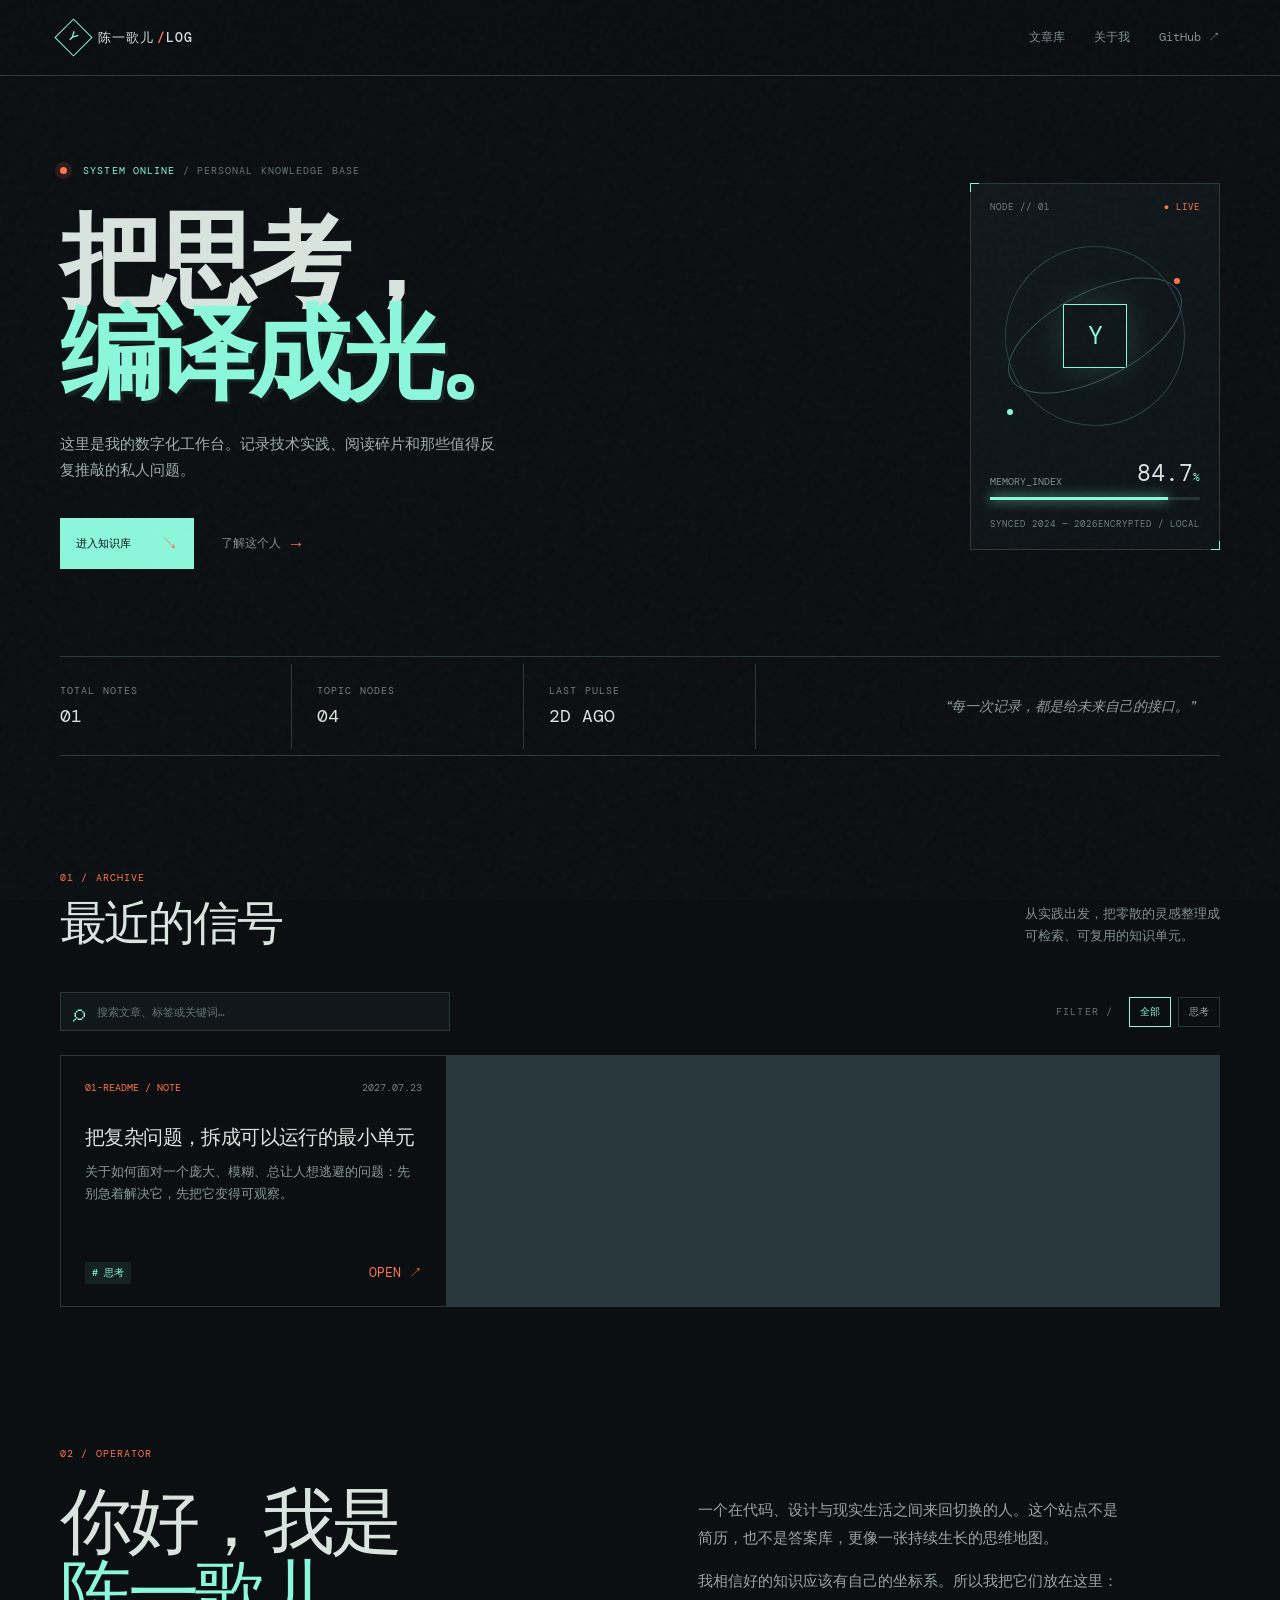
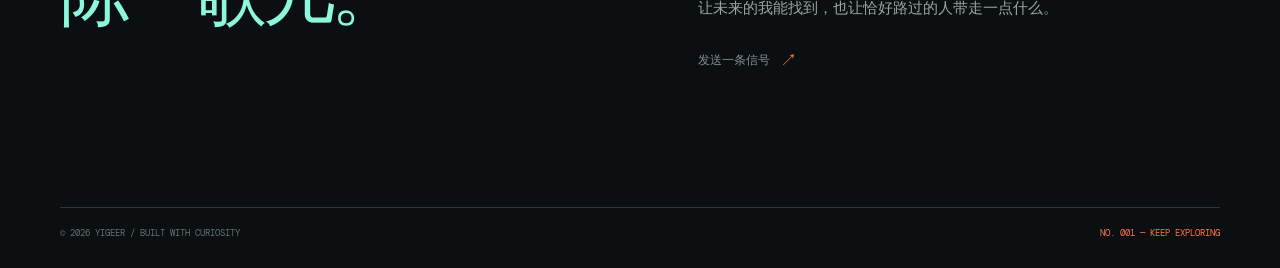
<file: index.html>
<!doctype html>
<html lang="zh-CN">
  <head>
    <meta charset="UTF-8" />
    <meta name="viewport" content="width=device-width, initial-scale=1.0" />
    <meta name="description" content="一个记录技术、思考与个人实验的赛博知识库。" />
    <title>ChenYiGeEr</title>
    <link rel="icon" type="image/svg+xml" href="./favicon.svg" />
    <link rel="preconnect" href="https://fonts.googleapis.com" />
    <link rel="preconnect" href="https://fonts.gstatic.com" crossorigin />
    <link href="https://fonts.googleapis.com/css2?family=DM+Mono:wght@400;500&family=Space+Grotesk:wght@400;500;600;700&display=swap" rel="stylesheet" />
    <link rel="stylesheet" href="./css/styles.css" />
  </head>
  <body>
    <div class="noise"></div>
    <header class="topbar">
      <a class="brand" href="#top" aria-label="返回首页">
        <span class="brand-mark">Y</span>
        <span>陈一歌儿<span class="brand-slash">/</span>LOG</span>
      </a>
      <nav class="nav-links" aria-label="主导航">
        <a href="#archive">文章库</a>
        <a href="#about">关于我</a>
        <a href="https://github.com/chenyigeer" target="_blank" rel="noreferrer">GitHub ↗</a>
      </nav>
    </header>

    <main id="top">
      <section class="hero section-wrap" aria-labelledby="hero-title">
        <div class="hero-copy">
          <div class="eyebrow"><span class="pulse"></span> SYSTEM ONLINE <span class="eyebrow-muted">/ PERSONAL KNOWLEDGE BASE</span></div>
          <h1 id="hero-title">把思考，<br /><em>编译成光。</em></h1>
          <p class="hero-intro">这里是我的数字化工作台。记录技术实践、阅读碎片和那些值得反复推敲的私人问题。</p>
          <div class="hero-actions">
            <a class="primary-cta" href="#archive">进入知识库 <span>↘</span></a>
            <a class="text-cta" href="#about">了解这个人 <span>→</span></a>
          </div>
        </div>
        <div class="signal-panel" aria-label="知识库状态">
          <div class="panel-head"><span>NODE // 01</span><span class="panel-live">● LIVE</span></div>
          <div class="orbital-mark"><div class="orbit orbit-one"></div><div class="orbit orbit-two"></div><div class="orbit-core">Y</div><span class="orbit-dot dot-a"></span><span class="orbit-dot dot-b"></span></div>
          <div class="signal-lines"><span>MEMORY_INDEX</span><strong>84.7<span>%</span></strong></div>
          <div class="signal-bar"><i></i></div>
          <div class="panel-foot"><span>SYNCED 2024 — 2026</span><span>ENCRYPTED / LOCAL</span></div>
        </div>
      </section>

      <section class="stats-strip section-wrap" aria-label="知识库统计">
        <div><span class="stat-label">TOTAL NOTES</span><strong id="totalNotes">06</strong></div>
        <div><span class="stat-label">TOPIC NODES</span><strong>04</strong></div>
        <div><span class="stat-label">LAST PULSE</span><strong>2D AGO</strong></div>
        <div class="stats-aside">“每一次记录，都是给未来自己的接口。”</div>
      </section>

      <section id="archive" class="archive section-wrap">
        <div class="section-heading"><div><div class="section-kicker">01 / ARCHIVE</div><h2>最近的信号</h2></div><p>从实践出发，把零散的灵感整理成<br />可检索、可复用的知识单元。</p></div>
        <div class="archive-tools"><div class="search-box"><span>⌕</span><input id="searchInput" type="search" placeholder="搜索文章、标签或关键词…" /></div><div class="filter-label">FILTER /</div><div id="tagFilters" class="tag-filters"></div></div>
        <div id="articleGrid" class="article-grid"></div>
        <div id="emptyState" class="empty-state" hidden>没有找到匹配的信号。</div>
      </section>

      <section id="about" class="about section-wrap">
        <div class="section-kicker">02 / OPERATOR</div>
        <div class="about-layout"><div><h2>你好，我是<br /><span>陈一歌儿。</span></h2></div><div class="about-text"><p>一个在代码、设计与现实生活之间来回切换的人。这个站点不是简历，也不是答案库，更像一张持续生长的思维地图。</p><p>我相信好的知识应该有自己的坐标系。所以我把它们放在这里：让未来的我能找到，也让恰好路过的人带走一点什么。</p><a class="text-cta" href="mailto:hello@chenyigeer.github.io">发送一条信号 <span>↗</span></a></div></div>
      </section>
    </main>

    <footer class="footer section-wrap"><span>© 2026 YIGEER / BUILT WITH CURIOSITY</span><span>NO. 001 — KEEP EXPLORING</span></footer>
    <div id="toast" class="toast" role="status"></div>
    <script src="./js/markdown.js"></script>
    <script src="./js/app.js"></script>
  </body>
</html>
</file>
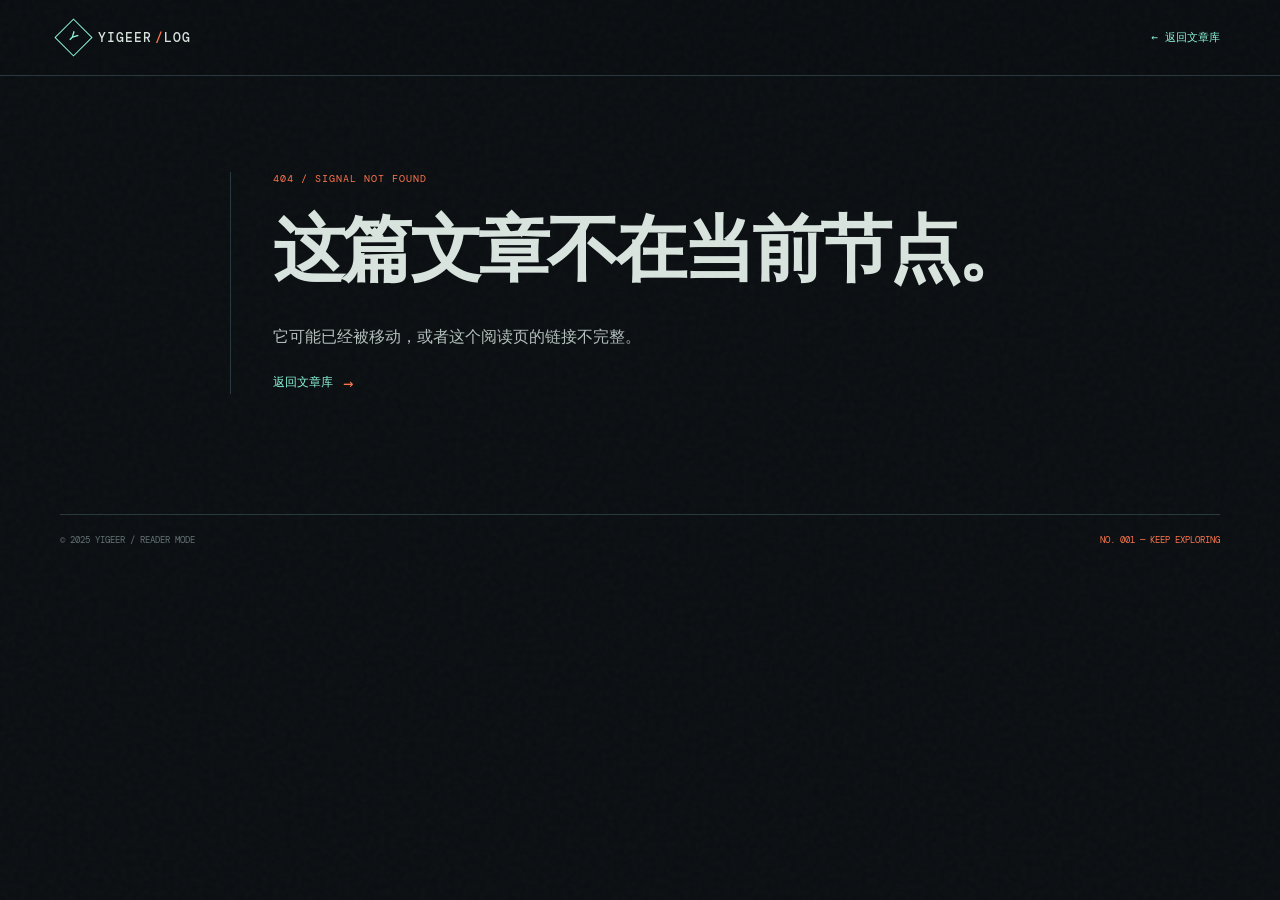
<file: html/article.html>
<!doctype html>
<html lang="zh-CN">
  <head>
    <meta charset="UTF-8" />
    <meta name="viewport" content="width=device-width, initial-scale=1.0" />
    <meta name="description" content="YIGEER / LOG 文章阅读页" />
    <title>READER // YIGEER</title>
    <link rel="icon" type="image/svg+xml" href="../favicon.svg" />
    <link rel="preconnect" href="https://fonts.googleapis.com" />
    <link rel="preconnect" href="https://fonts.gstatic.com" crossorigin />
    <link href="https://fonts.googleapis.com/css2?family=DM+Mono:wght@400;500&family=Space+Grotesk:wght@400;500;600;700&display=swap" rel="stylesheet" />
    <link rel="stylesheet" href="../css/styles.css" />
    <link rel="stylesheet" href="../css/reader.css" />
  </head>
  <body class="reader-page">
    <div class="noise"></div>
    <header class="topbar">
      <a class="brand" href="../index.html#archive"><span class="brand-mark">Y</span><span>YIGEER<span class="brand-slash">/</span>LOG</span></a>
      <a class="back-link" href="../index.html#archive">← 返回文章库</a>
    </header>
    <main class="reader section-wrap"><div id="articleContent" class="markdown"></div></main>
    <footer class="footer section-wrap"><span>© 2025 YIGEER / READER MODE</span><span>NO. 001 — KEEP EXPLORING</span></footer>
    <script src="../js/markdown.js"></script>
    <script src="../js/article.js"></script>
  </body>
</html>
</file>
<file: css/styles.css>
:root {
  --ink: #0b0f12;
  --panel: #11181c;
  --line: #29383c;
  --muted: #809094;
  --paper: #d9e4df;
  --cyan: #8cf7dc;
  --orange: #ff754c;
  --mono: 'DM Mono', monospace;
  --sans: 'Space Grotesk', system-ui, sans-serif;
}

* { box-sizing: border-box; }
html { scroll-behavior: smooth; }
body { margin: 0; background: var(--ink); color: var(--paper); font: 16px/1.5 var(--sans); }
h1, h2, p { margin-top: 0; }
button, .primary-cta { font-family: var(--mono); cursor: pointer; }

.noise {
  position: fixed;
  inset: 0;
  z-index: 10;
  pointer-events: none;
  opacity: .035;
  background-image: url("data:image/svg+xml,%3Csvg viewBox='0 0 180 180' xmlns='http://www.w3.org/2000/svg'%3E%3Cfilter id='n'%3E%3CfeTurbulence type='fractalNoise' baseFrequency='.85' numOctaves='3' stitchTiles='stitch'/%3E%3C/filter%3E%3Crect width='100%25' height='100%25' filter='url(%23n)' opacity='.8'/%3E%3C/svg%3E");
}

.section-wrap { width: min(1160px, calc(100% - 64px)); margin-inline: auto; }
.topbar {
  position: relative;
  z-index: 2;
  display: flex;
  align-items: center;
  gap: 32px;
  min-height: 76px;
  padding: 0 max(32px, calc((100vw - 1160px) / 2));
  border-bottom: 1px solid var(--line);
  background: rgb(11 15 18 / 86%);
  backdrop-filter: blur(12px);
}
.brand { display: flex; align-items: center; gap: 11px; color: var(--paper); font: 500 13px var(--mono); letter-spacing: .08em; text-decoration: none; }
.brand-mark { display: grid; place-items: center; width: 27px; height: 27px; border: 1px solid var(--cyan); color: var(--cyan); transform: rotate(45deg); }
.brand-slash { margin-left: 3px; color: var(--orange); }
.nav-links { display: flex; gap: 29px; margin-left: auto; }
.nav-links a, .text-cta { color: var(--muted); font: 12px var(--mono); text-decoration: none; transition: color .2s; }
.nav-links a:hover, .text-cta:hover { color: var(--cyan); }

.hero { display: grid; grid-template-columns: 1.2fr .8fr; gap: 8%; align-items: center; min-height: 580px; padding: 72px 0 71px; }
.eyebrow, .section-kicker, .stat-label, .filter-label, .panel-head, .panel-foot { color: var(--cyan); font: 10px var(--mono); letter-spacing: .11em; }
.eyebrow-muted { color: #647477; }
.pulse { display: inline-block; width: 7px; height: 7px; margin-right: 9px; border-radius: 50%; background: var(--orange); box-shadow: 0 0 0 5px rgb(255 117 76 / 12%); }
h1 { margin: 37px 0 31px; font-size: clamp(60px, 8vw, 110px); font-weight: 600; line-height: .91; letter-spacing: -.075em; }
h1 em { color: var(--cyan); font-style: normal; text-shadow: 3px 3px 0 rgb(140 247 220 / 8%); }
.hero-intro { max-width: 445px; color: #a0afb0; font-size: 15px; line-height: 1.75; }
.hero-actions { display: flex; align-items: center; gap: 27px; margin-top: 34px; }
.primary-cta { display: inline-flex; align-items: center; gap: 30px; padding: 13px 16px; background: var(--cyan); color: var(--ink); font-size: 11px; font-weight: 500; text-decoration: none; }
.primary-cta span, .text-cta span { color: var(--orange); font-size: 17px; }
.text-cta { display: inline-flex; align-items: center; gap: 10px; }

.signal-panel { position: relative; justify-self: end; max-width: 365px; padding: 17px 19px 19px; border: 1px solid var(--line); background: linear-gradient(145deg, var(--panel), #0d1316); }
.signal-panel::before, .signal-panel::after { position: absolute; width: 8px; height: 8px; border-color: var(--cyan); border-style: solid; content: ''; }
.signal-panel::before { top: -1px; left: -1px; border-width: 1px 0 0 1px; }
.signal-panel::after { right: -1px; bottom: -1px; border-width: 0 1px 1px 0; }
.panel-head, .panel-foot { display: flex; justify-content: space-between; color: #708083; font-size: 9px; }
.panel-live { color: var(--orange); }
.orbital-mark { position: relative; display: grid; place-items: center; height: 245px; }
.orbit { position: absolute; border: 1px solid #355458; border-radius: 50%; transform: rotate(-27deg); }
.orbit-one { width: 190px; height: 87px; }
.orbit-two { width: 180px; height: 180px; border-color: #284246; transform: rotate(35deg); }
.orbit-core { display: grid; place-items: center; width: 64px; height: 64px; border: 1px solid var(--cyan); color: var(--cyan); font: 25px var(--mono); box-shadow: 0 0 34px rgb(140 247 220 / 16%); }
.orbit-dot { position: absolute; width: 6px; height: 6px; border-radius: 50%; background: var(--orange); }
.dot-a { top: 65px; left: calc(50% + 79px); }
.dot-b { bottom: 43px; left: calc(50% - 88px); background: var(--cyan); }
.signal-lines { display: flex; align-items: end; justify-content: space-between; color: #809094; font: 10px var(--mono); }
.signal-lines strong { color: var(--paper); font: 400 23px var(--mono); }
.signal-lines strong span { color: var(--cyan); font-size: 11px; }
.signal-bar { height: 3px; margin: 9px 0 18px; background: #243336; }
.signal-bar i { display: block; width: 84.7%; height: 100%; background: var(--cyan); box-shadow: 0 0 12px var(--cyan); }

.stats-strip { display: grid; grid-template-columns: repeat(3, 1fr) 2fr; align-items: center; min-height: 100px; border-top: 1px solid var(--line); border-bottom: 1px solid var(--line); }
.stats-strip > div { padding: 20px 25px; border-right: 1px solid var(--line); }
.stats-strip > div:first-child { padding-left: 0; }
.stats-strip > div:last-child { border: 0; }
.stat-label { display: block; margin-bottom: 7px; color: #718083; }
.stats-strip strong { color: var(--paper); font: 18px var(--mono); }
.stats-aside { color: #8e9c9c; font-size: 14px; font-style: italic; text-align: right; }

.archive { padding-top: 115px; }
.section-heading { display: flex; align-items: end; justify-content: space-between; margin-bottom: 45px; }
.section-kicker { margin-bottom: 16px; color: var(--orange); }
.section-heading h2, .about h2 { margin: 0; font-size: 47px; font-weight: 500; line-height: 1; letter-spacing: -.06em; }
.section-heading p { margin: 0; color: var(--muted); font-size: 13px; line-height: 1.7; }
.archive-tools { display: flex; align-items: center; gap: 16px; margin-bottom: 24px; }
.search-box { display: flex; flex: 1; align-items: center; gap: 10px; max-width: 390px; height: 39px; padding: 0 12px; border: 1px solid var(--line); background: var(--panel); }
.search-box span { color: var(--cyan); font-size: 24px; line-height: 0; }
.search-box input { width: 100%; border: 0; outline: 0; background: transparent; color: var(--paper); font: 11px var(--mono); }
.search-box input::placeholder { color: #657477; }
.filter-label { margin-left: auto; color: #647477; }
.tag-filters { display: flex; flex-wrap: wrap; gap: 7px; }
.tag-filter { padding: 7px 10px; border: 1px solid var(--line); background: transparent; color: #98a6a5; font: 10px var(--mono); }
.tag-filter.active, .tag-filter:hover { border-color: var(--cyan); color: var(--cyan); }
.article-grid { display: grid; grid-template-columns: repeat(3, 1fr); gap: 1px; border: 1px solid var(--line); background: var(--line); }
.article-card { display: flex; flex-direction: column; min-height: 250px; padding: 25px 24px 22px; background: var(--ink); transition: background .2s, transform .2s; }
.article-card:hover, .article-card:focus-visible { background: #121c1f; transform: translateY(-3px); outline: none; }
.card-meta { display: flex; justify-content: space-between; color: #758587; font: 10px var(--mono); }
.card-index { color: var(--orange); }
.article-card h3 { margin: 31px 0 12px; font-size: 20px; font-weight: 500; line-height: 1.2; letter-spacing: -.03em; }
.article-card p { margin: 0; color: #89999a; font-size: 13px; line-height: 1.7; }
.card-bottom { display: flex; align-items: center; justify-content: space-between; margin-top: auto; padding-top: 24px; }
.card-tag { padding: 4px 7px; background: rgb(140 247 220 / 8%); color: var(--cyan); font: 10px var(--mono); }
.read-more { color: var(--orange); font: 13px var(--mono); }
.empty-state { padding: 60px; border: 1px solid var(--line); color: var(--muted); font: 12px var(--mono); text-align: center; }

.about { padding-top: 140px; padding-bottom: 135px; }
.about-layout { display: grid; grid-template-columns: 1fr 1fr; gap: 10%; margin-top: 25px; }
.about h2 { font-size: 72px; }
.about h2 span { color: var(--cyan); }
.about-text { max-width: 420px; padding-top: 11px; }
.about-text p { color: #98a5a5; font-size: 15px; line-height: 1.85; }
.about-text .text-cta { margin-top: 12px; }
.footer { display: flex; justify-content: space-between; padding: 19px 0 30px; border-top: 1px solid var(--line); color: #637174; font: 9px var(--mono); }
.footer span:last-child { color: var(--orange); }
.markdown h1 { margin: 15px 0 20px; font-size: 42px; letter-spacing: -.05em; }
.markdown h2 { margin: 32px 0 12px; color: var(--cyan); font-size: 25px; }
.markdown h3 { margin-top: 25px; color: var(--cyan); font-size: 18px; }
.markdown p { color: #b4c0bc; line-height: 1.9; }
.markdown code { padding: 2px 5px; background: #1d2a2d; color: var(--cyan); font: .9em var(--mono); }
.markdown pre { overflow: auto; padding: 16px; border-left: 2px solid var(--orange); background: #081012; }
.markdown pre code { padding: 0; background: none; }
.markdown blockquote { padding-left: 17px; border-left: 2px solid var(--orange); color: #9aabab; }
.markdown a { color: var(--cyan); }
.markdown ul { color: #b4c0bc; line-height: 1.9; }
.toast { position: fixed; right: 25px; bottom: 25px; z-index: 20; padding: 11px 15px; background: var(--cyan); color: var(--ink); font: 11px var(--mono); opacity: 0; transform: translateY(20px); transition: .25s; }
.toast.show { opacity: 1; transform: none; }

@media (max-width: 760px) {
  .section-wrap { width: calc(100% - 36px); }
  .topbar { flex-wrap: wrap; gap: 15px; min-height: 68px; padding: 13px 18px; }
  .nav-links { order: 3; justify-content: space-between; width: 100%; margin: 0; }
  .hero { display: block; padding-top: 70px; padding-bottom: 65px; }
  .hero h1 { margin-top: 29px; font-size: 65px; }
  .hero-intro { max-width: 100%; }
  .signal-panel { max-width: none; margin-top: 55px; }
  .stats-strip { grid-template-columns: repeat(3, 1fr); }
  .stats-strip > div { padding: 16px 10px; }
  .stats-strip > div:first-child { padding-left: 10px; }
  .stats-aside { display: none; }
  .archive { padding-top: 80px; }
  .section-heading { display: block; }
  .section-heading p { margin-top: 20px; }
  .archive-tools { display: block; }
  .search-box { max-width: none; margin-bottom: 14px; }
  .filter-label { display: none; }
  .tag-filters { margin-bottom: 22px; }
  .article-grid { grid-template-columns: 1fr; }
  .about { padding-top: 95px; padding-bottom: 90px; }
  .about-layout { display: block; }
  .about h2 { margin-bottom: 35px; font-size: 56px; }
  .footer { display: block; line-height: 2; }
  .footer span { display: block; }
}
</file>
<file: css/reader.css>
.reader-page .topbar {
  justify-content: space-between;
}

.back-link {
  color: var(--cyan);
  font: 11px var(--mono);
  text-decoration: none;
}

.back-link:hover {
  color: var(--orange);
}

.reader {
  max-width: 820px;
  padding-top: 96px;
  padding-bottom: 120px;
}

.reader-meta {
  margin-bottom: 28px;
  color: var(--orange);
  font: 10px var(--mono);
  letter-spacing: 0.1em;
}

.reader .markdown {
  border-left: 1px solid var(--line);
  padding-left: 42px;
}

.reader .markdown h1 {
  margin: 0 0 35px;
  color: var(--paper);
  font-size: clamp(42px, 6vw, 72px);
  line-height: 1.02;
}

.reader .markdown h2 {
  margin-top: 48px;
  font-size: 28px;
}

.reader .markdown p,
.reader .markdown li {
  color: #b4c0bc;
  font-size: 16px;
  line-height: 2;
}

.reader .markdown hr {
  margin: 38px 0;
  border: 0;
  border-top: 1px solid var(--line);
}

.reader .markdown img {
  max-width: 100%;
}

@media (max-width: 760px) {
  .reader {
    padding-top: 60px;
    padding-bottom: 80px;
  }

  .reader .markdown {
    padding-left: 20px;
  }

  .reader .markdown h1 {
    font-size: 42px;
  }

  .back-link {
    font-size: 10px;
  }
}
</file>
